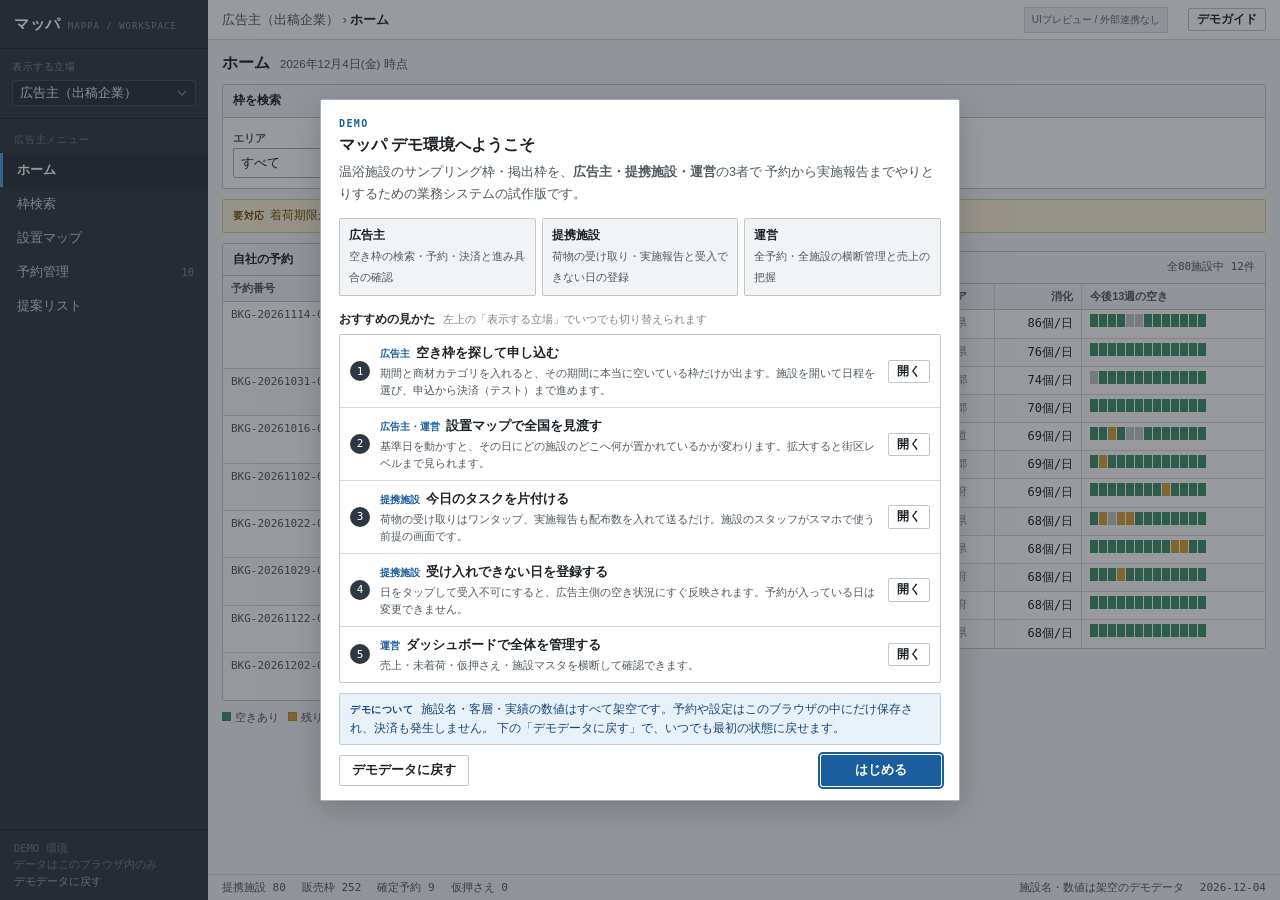
<file: index.html>
<!doctype html>
<html lang="ja">
<head>
<meta charset="utf-8">
<meta name="viewport" content="width=device-width, initial-scale=1, viewport-fit=cover">
<title>マッパ ｜ 温浴施設プロモーション枠 予約管理</title>
<meta name="description" content="温浴施設のサンプリング枠・掲出枠の空き状況の確認、予約、決済、施設側の受入枠管理までを一元化する社内向け業務システムです。">
<meta name="robots" content="noindex, nofollow">
<meta name="theme-color" content="#1A2227">
<link rel="icon" href="data:image/svg+xml,%3Csvg xmlns='http://www.w3.org/2000/svg' viewBox='0 0 32 32'%3E%3Crect width='32' height='32' rx='4' fill='%231A2227'/%3E%3Ctext x='16' y='22' font-size='15' font-family='monospace' font-weight='bold' text-anchor='middle' fill='%23FFFFFF'%3EM%3C/text%3E%3C/svg%3E">
<link rel="stylesheet" href="./assets/styles.css?v=22">
</head>
<body>
<div id="app">
  <div class="wrap">
    <div class="skel" style="height:20px;width:180px;margin-bottom:12px"></div>
    <div class="skel" style="height:220px"></div>
  </div>
</div>
<div id="toast" role="status" aria-live="polite"></div>
<noscript>
  <div class="wrap"><div class="panel"><div class="panel-bd">
    <h3>JavaScript を有効にしてください</h3>
    <p class="muted">このシステムは JavaScript で動作します。</p>
  </div></div></div>
</noscript>
<script type="module" src="./assets/app.js?v=22"></script>
</body>
</html>
</file>
<file: assets/styles.css>
/* マッパ — 業務システムUI
   左サイドメニュー + ツールバー + 罫線グリッド + ステータスバー。 */

:root {
  color-scheme: light;

  --bg: #F2F4F6;
  --surface: #FFFFFF;
  --head: #F1F3F5;
  --head-2: #E8EBEE;
  --zebra: #FAFBFC;

  --ink: #1B2126;
  --ink-2: #4E5860;
  --ink-3: #7C858D;

  --line: #D3D8DD;
  --line-2: #BFC6CC;
  --line-3: #A6AEB6;

  --blue: #1B5E9E;
  --blue-d: #164F86;
  --blue-l: #E8F0F8;
  --blue-row: #EAF2FA;

  --ok: #1C7C4A;   --ok-bg: #E6F3EB;
  --warn: #8A5A08; --warn-bg: #FBF1DC;
  --bad: #A33227;  --bad-bg: #FAE9E7;
  --info: #1B5E9E; --info-bg: #E8F0F8;

  --side: #2F3742;
  --side-2: #263039;
  --side-ink: #C9D1D9;

  --r: 2px;
  --mono: ui-monospace, SFMono-Regular, "SF Mono", Menlo, Consolas, monospace;
  --sans: -apple-system, BlinkMacSystemFont, "Hiragino Kaku Gothic ProN", "Yu Gothic Medium",
          "Noto Sans JP", "Segoe UI", Meiryo, sans-serif;

  --sidew: 208px;
  --topbar: 40px;
  --statusbar: 26px;
}

* { box-sizing: border-box; }
@media (prefers-reduced-motion: reduce) { * { animation: none !important; transition: none !important; } }

html, body { height: 100%; }
body {
  margin: 0; background: var(--bg); color: var(--ink);
  font-family: var(--sans); font-size: 13px; line-height: 1.6;
  -webkit-font-smoothing: antialiased;
}
h1, h2, h3, h4 { margin: 0; line-height: 1.4; font-weight: 600; }
h1 { font-size: 16px; } h2 { font-size: 14px; } h3 { font-size: 13px; } h4 { font-size: 12px; }
p { margin: 0 0 9px; }
a { color: var(--blue); text-decoration: none; }
a:hover { text-decoration: underline; }
:focus-visible { outline: 2px solid var(--blue); outline-offset: 1px; }
img { max-width: 100%; }
[hidden] { display: none !important; }
.num, .mono { font-family: var(--mono); font-variant-numeric: tabular-nums; }
.muted { color: var(--ink-2); }
.dim { color: var(--ink-3); }
.tiny { font-size: 11px; }
.center { text-align: center; } .right { text-align: right; } .nowrap { white-space: nowrap; }

/* ================= アプリシェル ================= */
#app { min-height: 100%; }
.app { display: grid; grid-template-columns: var(--sidew) minmax(0, 1fr); min-height: 100vh; }

.side {
  background: var(--side); color: var(--side-ink); display: flex; flex-direction: column;
  position: sticky; top: 0; height: 100vh; overflow-y: auto;
}
.side-brand {
  padding: 12px 14px; border-bottom: 1px solid #1D242B; display: flex;
  align-items: baseline; gap: 7px; color: #fff; font-size: 15px; font-weight: 700; letter-spacing: .04em;
}
.side-brand span { font-family: var(--mono); font-size: 9.5px; color: #7C8894; font-weight: 400; letter-spacing: .1em; }
.side-role { padding: 10px 12px 12px; border-bottom: 1px solid #1D242B; }
.side-role .lb { font-size: 10px; color: #7C8894; letter-spacing: .06em; display: block; margin-bottom: 5px; }
.side-role select {
  width: 100%; background: var(--side-2); color: #E6EAEE; border: 1px solid #414C58;
  border-radius: var(--r); padding: 5px 7px; font-family: inherit; font-size: 12.5px;
  appearance: none;
  background-image: url("data:image/svg+xml,%3Csvg xmlns='http://www.w3.org/2000/svg' width='10' height='6'%3E%3Cpath d='M1 1l4 4 4-4' stroke='%237C8894' stroke-width='1.4' fill='none'/%3E%3C/svg%3E");
  background-repeat: no-repeat; background-position: right 8px center;
}
.side-group {
  padding: 13px 14px 5px; font-size: 10px; color: #6F7A86; letter-spacing: .08em;
}
.side nav a {
  display: flex; align-items: center; gap: 8px; padding: 7px 14px; color: var(--side-ink);
  font-size: 12.5px; border-left: 3px solid transparent;
}
.side nav a:hover { background: var(--side-2); color: #fff; text-decoration: none; }
.side nav a.on { background: var(--side-2); color: #fff; border-left-color: #4E9BE0; font-weight: 700; }
.side nav a .cnt { margin-left: auto; font-family: var(--mono); font-size: 10.5px; color: #7C8894; }
.side-foot {
  margin-top: auto; padding: 10px 14px; border-top: 1px solid #1D242B;
  font-size: 10.5px; color: #6F7A86; font-family: var(--mono);
}
.side-foot a { color: #8FA6BC; }

.main { display: flex; flex-direction: column; min-width: 0; }
.topbar {
  height: var(--topbar); background: var(--surface); border-bottom: 1px solid var(--line);
  display: flex; align-items: center; gap: 10px; padding: 0 14px; position: sticky; top: 0; z-index: 40;
}
.topbar .crumbs { font-size: 12.5px; color: var(--ink-2); }
.topbar .crumbs b { color: var(--ink); font-weight: 600; }
.topbar .sp { flex: 1; }
.topbar .meta { font-family: var(--mono); font-size: 11px; color: var(--ink-3); }
.content { flex: 1; padding: 12px 14px 20px; min-width: 0; }
.statusbar {
  height: var(--statusbar); background: var(--head); border-top: 1px solid var(--line);
  display: flex; align-items: center; gap: 16px; padding: 0 14px;
  font-size: 11px; color: var(--ink-2); font-family: var(--mono);
  position: sticky; bottom: 0; z-index: 30;
}
.statusbar .sp { flex: 1; }

@media (max-width: 860px) {
  .app { grid-template-columns: 1fr; }
  .side { position: static; height: auto; }
  .side nav { display: flex; flex-wrap: wrap; }
  .side nav a { border-left: 0; border-bottom: 3px solid transparent; padding: 8px 12px; }
  .side nav a.on { border-left: 0; border-bottom-color: #4E9BE0; }
  .side-group { display: none; }
  .side-foot { display: none; }
}

/* ================= 見出し・ツールバー ================= */
.page-head { display: flex; align-items: baseline; gap: 10px; margin-bottom: 10px; flex-wrap: wrap; }
.page-head h1 { font-size: 16px; }
.page-head .sub { font-size: 11.5px; color: var(--ink-2); }
.crumb { font-size: 11.5px; color: var(--ink-3); margin-bottom: 7px; }
.wrap { max-width: 1500px; }
.wrap-narrow { max-width: 860px; }
.row { display: flex; gap: 8px; align-items: center; }
.row-wrap { flex-wrap: wrap; }
.spread { display: flex; justify-content: space-between; align-items: center; gap: 10px; }
.stack { display: grid; gap: 8px; }
.grid2 { display: grid; grid-template-columns: 1fr 1fr; gap: 8px; align-items: start; }
@media (max-width: 700px) { .grid2 { grid-template-columns: 1fr; } }

/* ================= パネル ================= */
.panel { background: var(--surface); border: 1px solid var(--line-2); border-radius: var(--r); }
.panel + .panel { margin-top: 8px; }
.panel-hd {
  display: flex; align-items: center; gap: 8px; padding: 6px 10px; min-height: 30px;
  background: var(--head); border-bottom: 1px solid var(--line-2);
  font-size: 12px; font-weight: 700; color: var(--ink);
}
.panel-hd .count { margin-left: auto; font-family: var(--mono); font-size: 11px; color: var(--ink-2); font-weight: 400; }
.panel-bd { padding: 10px; }
.panel-bd.flush { padding: 0; }
.card { background: var(--surface); border: 1px solid var(--line-2); border-radius: var(--r); padding: 10px; }
.toolbar {
  display: flex; align-items: flex-end; gap: 10px; flex-wrap: wrap;
  padding: 8px 10px; background: var(--head); border-bottom: 1px solid var(--line-2);
}
.toolbar .sp { flex: 1; }

/* ================= ボタン ================= */
.btn {
  display: inline-flex; align-items: center; justify-content: center; gap: 5px;
  padding: 5px 12px; border-radius: var(--r); border: 1px solid var(--blue);
  font-size: 12.5px; font-weight: 600; cursor: pointer; font-family: inherit;
  background: var(--blue); color: #fff; white-space: nowrap; line-height: 1.5; min-height: 26px;
}
.btn:hover { background: var(--blue-d); border-color: var(--blue-d); color: #fff; text-decoration: none; }
.btn:active { background: #123F6D; }
.btn[disabled] { background: #E4E7EA; border-color: var(--line-2); color: var(--ink-3); cursor: not-allowed; }
.btn-ghost { background: var(--surface); color: var(--ink); border-color: var(--line-2); }
.btn-ghost:hover { background: var(--head); color: var(--ink); border-color: var(--line-3); }
.btn-danger { background: var(--bad); border-color: var(--bad); }
.btn-danger:hover { background: #8A2A20; border-color: #8A2A20; }
.btn-sm { padding: 2px 8px; font-size: 11.5px; min-height: 22px; }
.btn-lg { padding: 8px 16px; font-size: 13px; width: 100%; }
.btngroup { display: inline-flex; }
.btngroup .btn { border-radius: 0; margin-left: -1px; }
.btngroup .btn:first-child { border-radius: var(--r) 0 0 var(--r); margin-left: 0; }
.btngroup .btn:last-child { border-radius: 0 var(--r) var(--r) 0; }

/* ================= タグ ================= */
.tag {
  display: inline-flex; align-items: center; gap: 3px; padding: 0 5px;
  border-radius: var(--r); font-size: 10.5px; font-weight: 700; line-height: 17px;
  background: #EDF0F2; color: var(--ink-2); border: 1px solid var(--line-2); white-space: nowrap;
}
.tag-accent { background: var(--blue-l); color: var(--blue); border-color: #B6CDE3; }
.tag-ok { background: var(--ok-bg); color: var(--ok); border-color: #ADD3BE; }
.tag-warn { background: var(--warn-bg); color: var(--warn); border-color: #DFC694; }
.tag-danger { background: var(--bad-bg); color: var(--bad); border-color: #E2B7B1; }
.tag-info { background: var(--info-bg); color: var(--info); border-color: #B6CDE3; }
.tag-plain { background: none; border-color: var(--line); color: var(--ink-3); font-weight: 400; }

/* ================= フォーム ================= */
label.f { display: block; font-size: 10.5px; font-weight: 700; color: var(--ink-2); margin-bottom: 2px; }
.inp, select.inp, textarea.inp {
  width: 100%; padding: 4px 7px; border-radius: var(--r);
  border: 1px solid var(--line-3); background: var(--surface); color: var(--ink);
  font-family: inherit; font-size: 12.5px; line-height: 1.6; min-height: 26px;
}
.inp:focus { outline: none; border-color: var(--blue); box-shadow: 0 0 0 2px var(--blue-l); }
input[type="date"].inp, input[type="number"].inp { font-family: var(--mono); }
select.inp { appearance: none; padding-right: 22px;
  background-image: url("data:image/svg+xml,%3Csvg xmlns='http://www.w3.org/2000/svg' width='10' height='6'%3E%3Cpath d='M1 1l4 4 4-4' stroke='%234E5860' stroke-width='1.4' fill='none'/%3E%3C/svg%3E");
  background-repeat: no-repeat; background-position: right 7px center; }
.chips { display: flex; flex-wrap: wrap; gap: 3px; }
.chip {
  padding: 2px 8px; border-radius: var(--r); border: 1px solid var(--line-2);
  background: var(--surface); font-size: 11.5px; cursor: pointer; font-family: inherit;
  color: var(--ink-2); line-height: 1.7;
}
.chip:hover { background: var(--head); border-color: var(--line-3); }
.chip.on { background: var(--blue); border-color: var(--blue); color: #fff; font-weight: 700; }
.stepper { display: inline-flex; border: 1px solid var(--line-3); border-radius: var(--r); overflow: hidden; background: var(--surface); }
.stepper button { width: 22px; border: 0; background: var(--head); cursor: pointer; font-size: 12px; color: var(--ink-2); font-family: inherit; }
.stepper button:hover:not([disabled]) { background: var(--head-2); }
.stepper button[disabled] { color: var(--line-2); cursor: not-allowed; }
.stepper span { min-width: 28px; text-align: center; font-family: var(--mono); font-weight: 700; padding: 2px 0; }
.check { display: inline-flex; align-items: center; gap: 5px; cursor: pointer; font-size: 12.5px; }

/* ================= 注意帯 ================= */
.note { padding: 6px 10px; border-radius: var(--r); font-size: 12px; line-height: 1.6; border: 1px solid; }
.note-info { background: var(--info-bg); border-color: #B6CDE3; color: #17497A; }
.note-warn { background: var(--warn-bg); border-color: #DFC694; color: #754C06; }
.note-danger { background: var(--bad-bg); border-color: #E2B7B1; color: #8A2A20; }
.note-ok { background: var(--ok-bg); border-color: #ADD3BE; color: #16653B; }
.note .lb { font-family: var(--mono); font-size: 10px; letter-spacing: .05em; margin-right: 5px; font-weight: 700; }

/* ================= 表（罫線グリッド） ================= */
.tablewrap { overflow-x: auto; }
table.t { width: 100%; border-collapse: collapse; font-size: 12px; }
table.t th, table.t td {
  padding: 4px 8px; text-align: left; vertical-align: top;
  border-right: 1px solid var(--line); border-bottom: 1px solid var(--line);
}
table.t th:last-child, table.t td:last-child { border-right: 0; }
table.t thead th {
  background: var(--head); font-size: 11px; color: var(--ink-2); font-weight: 700;
  white-space: nowrap; border-bottom: 1px solid var(--line-2); position: sticky; top: 0; z-index: 2;
}
table.t tbody tr:nth-child(even) { background: var(--zebra); }
table.t tbody tr:hover { background: var(--blue-row); }
table.t tbody tr:last-child td { border-bottom: 0; }
table.t td.n, table.t th.n { text-align: right; font-family: var(--mono); font-variant-numeric: tabular-nums; white-space: nowrap; }
table.t td.k { font-family: var(--mono); font-size: 11px; color: var(--ink-2); white-space: nowrap; }
table.t.rows tbody tr { cursor: pointer; }
table.t th.w-act, table.t td.w-act { width: 1%; white-space: nowrap; }
table.kv th { width: 128px; background: var(--head); font-weight: 600; font-size: 11.5px; color: var(--ink-2); }
.scrolly { max-height: 420px; overflow-y: auto; }

/* ================= ヒートマップ ================= */
.heat { display: inline-flex; gap: 1px; align-items: center; }
.heat i { width: 8px; height: 13px; display: block; flex: none; background: #DDE1E5; }
.heat i[data-s="open"] { background: #3E8E6A; }
.heat i[data-s="low"] { background: #D6A038; }
.heat i[data-s="full"] { background: #C0C6CC; }
.heat i[data-s="blocked"] { background: repeating-linear-gradient(45deg, #9AA2AA 0 2px, #C4CAD0 2px 4px); }
.legend { display: flex; gap: 9px; flex-wrap: wrap; font-size: 10.5px; color: var(--ink-2); align-items: center; }
.legend span { display: inline-flex; align-items: center; gap: 4px; }
.legend i { width: 9px; height: 9px; display: inline-block; border: 1px solid rgba(0,0,0,.1); }

.thumb {
  width: 26px; height: 26px; flex: none; border-radius: var(--r); border: 1px solid rgba(0,0,0,.15);
  display: grid; place-items: center; font-family: var(--mono); font-size: 9.5px; color: #fff; font-weight: 700;
}

/* ================= 検索・詳細 ================= */
.searchlayout { display: grid; grid-template-columns: 196px minmax(0,1fr); gap: 8px; align-items: start; }
@media (max-width: 900px) { .searchlayout { grid-template-columns: 1fr; } }
.filters { position: sticky; top: calc(var(--topbar) + 8px); }
@media (max-width: 900px) { .filters { position: static; } }
.fgroup { padding: 7px 10px; border-bottom: 1px solid var(--line); }
.fgroup:last-child { border-bottom: 0; }
.fgroup > h4 { font-size: 10.5px; color: var(--ink-2); margin-bottom: 4px; }

.dlayout { display: grid; grid-template-columns: minmax(0,1fr) 288px; gap: 8px; align-items: start; }
@media (max-width: 980px) { .dlayout { grid-template-columns: 1fr; } }
.widget { position: sticky; top: calc(var(--topbar) + 8px); }
.price-row { display: flex; justify-content: space-between; font-size: 12px; padding: 2px 0; gap: 8px; }
.price-row .num { font-family: var(--mono); }
.price-row.total { border-top: 1px solid var(--line-2); margin-top: 4px; padding-top: 6px; font-weight: 700; font-size: 13.5px; }
.bar { display: grid; grid-template-columns: 50px minmax(0,1fr) 38px; gap: 6px; align-items: center; margin-bottom: 2px; font-size: 11px; }
.bar .track { height: 11px; background: #E7EAED; border: 1px solid var(--line); }
.bar .fill { height: 100%; background: var(--blue); }
.bar .fill.alt { background: #7C93A8; }
.bar .v { text-align: right; font-family: var(--mono); color: var(--ink-2); }

/* ================= カレンダー ================= */
.cal-hd { display: flex; align-items: center; justify-content: space-between; margin-bottom: 5px; gap: 8px; }
.cal-hd b { font-family: var(--mono); font-size: 12.5px; }
.cal-nav { display: flex; }
.cal-nav button {
  width: 22px; height: 22px; border: 1px solid var(--line-2); background: var(--surface);
  cursor: pointer; color: var(--ink-2); font-size: 10px; font-family: inherit;
}
.cal-nav button:first-child { border-radius: var(--r) 0 0 var(--r); border-right: 0; }
.cal-nav button:last-child { border-radius: 0 var(--r) var(--r) 0; }
.cal-nav button:hover:not([disabled]) { background: var(--head); }
.cal-nav button[disabled] { color: var(--line-2); cursor: not-allowed; }
.cal-grid {
  display: grid; grid-template-columns: repeat(7, 1fr); grid-template-rows: 17px;
  grid-auto-rows: 40px; gap: 1px; background: var(--line-2); border: 1px solid var(--line-2);
}
.cal-wd { text-align: center; font-size: 10px; color: var(--ink-2); background: var(--head); font-weight: 700; line-height: 17px; }
.cal-wd.sat { color: #1B5E9E; } .cal-wd.sun { color: #A33227; }
.cell {
  border: 0; background: var(--surface); padding: 1px 2px; cursor: pointer; height: 100%;
  display: flex; flex-direction: column; align-items: center; justify-content: center;
  font-size: 10.5px; font-family: inherit; position: relative; overflow: hidden; color: var(--ink);
}
.cell .d { font-family: var(--mono); font-weight: 700; line-height: 1.2; font-size: 11px; }
.cell .s { font-size: 9.5px; line-height: 1.25; }
.cell.empty { background: var(--head); cursor: default; pointer-events: none; height: auto; }
.cell[data-s="open"] { background: #E9F3ED; color: #16653B; }
.cell[data-s="low"] { background: #FBF1DC; color: #754C06; }
.cell[data-s="full"] { background: #E7EAED; color: var(--ink-3); }
.cell[data-s="blocked"] { background: repeating-linear-gradient(45deg, #DCE0E4 0 3px, #EBEEF0 3px 6px); color: var(--ink-3); }
.cell[data-s="lead"], .cell[data-s="out"] { background: #F6F7F8; color: #B4BAC0; cursor: not-allowed; }
.cell:not([data-s="lead"]):not([data-s="out"]):hover { outline: 2px solid var(--blue); outline-offset: -2px; }
.cell.sel { background: var(--blue) !important; color: #fff !important; }
.cell.inrange { background: var(--blue-l) !important; color: var(--blue) !important; }
.cell.mine::after { content: ''; position: absolute; bottom: 2px; width: 11px; height: 2px; background: var(--warn); }

.tabs { display: flex; flex-wrap: wrap; border-bottom: 1px solid var(--line-2); margin-bottom: 8px; }
.tab {
  padding: 4px 11px; border: 1px solid transparent; border-bottom: 0; background: none;
  cursor: pointer; font-size: 11.5px; color: var(--ink-2); font-family: inherit; margin-bottom: -1px;
}
.tab:hover { background: var(--head); color: var(--ink); }
.tab.on { background: var(--surface); border-color: var(--line-2); border-bottom: 1px solid var(--surface); color: var(--blue); font-weight: 700; }

/* ================= 申込 ================= */
.steps { display: flex; align-items: center; gap: 5px; flex-wrap: wrap; font-size: 11.5px; }
.steps .st { display: flex; align-items: center; gap: 4px; color: var(--ink-3); }
.steps .st i {
  font-family: var(--mono); font-style: normal; font-size: 10px; width: 17px; height: 17px;
  display: grid; place-items: center; border: 1px solid var(--line-2); background: var(--surface);
}
.steps .st.on { color: var(--ink); font-weight: 700; }
.steps .st.on i { background: var(--blue); border-color: var(--blue); color: #fff; }
.steps .st.done i { background: var(--ok-bg); border-color: #ADD3BE; color: var(--ok); }
.steps .sep { width: 12px; height: 1px; background: var(--line-2); }

.countdown {
  display: inline-flex; align-items: center; gap: 5px; padding: 2px 8px; border-radius: var(--r);
  background: var(--info-bg); border: 1px solid #B6CDE3; color: #17497A;
  font-size: 11.5px; font-family: var(--mono); font-weight: 700;
}
.countdown.warn { background: var(--warn-bg); border-color: #DFC694; color: #754C06; }
.countdown.danger { background: var(--bad-bg); border-color: #E2B7B1; color: #8A2A20; }

/* ================= 施設側 ================= */
.fac-shell { max-width: 760px; }
.task {
  display: flex; align-items: center; gap: 9px; padding: 7px 10px; background: var(--surface);
  border: 1px solid var(--line-2); border-left: 3px solid var(--warn); border-radius: var(--r);
  cursor: pointer; text-align: left; width: 100%; font-family: inherit; font-size: 12px; color: var(--ink);
}
.task:hover { background: var(--blue-row); }
.task .lb { font-family: var(--mono); font-size: 9.5px; letter-spacing: .05em; color: var(--warn); flex: none; font-weight: 700; }
.task .tx { min-width: 0; flex: 1; }
.task .tx b { display: block; font-size: 12.5px; }
.task .tx span { font-size: 11px; color: var(--ink-2); }
.task .ar { color: var(--ink-3); flex: none; font-family: var(--mono); }

.sheet-bg { position: fixed; inset: 0; background: rgba(27,33,38,.45); z-index: 100; display: flex; align-items: center; justify-content: center; padding: 16px; }
.sheet { background: var(--surface); width: 100%; max-width: 440px; border: 1px solid var(--line-3); border-radius: var(--r); padding: 12px; max-height: 88vh; overflow-y: auto; box-shadow: 0 8px 28px rgba(27,33,38,.22); }
.sheet .handle { display: none; }
@media (max-width: 600px) {
  .sheet-bg { align-items: flex-end; padding: 0; }
  .sheet { max-width: none; border-radius: 0; border-bottom: 0; padding: 12px 12px 20px; }
}
.bigbtn {
  width: 100%; padding: 9px 11px; border: 1px solid var(--line-2); border-radius: var(--r);
  background: var(--surface); font-family: inherit; font-size: 12.5px; font-weight: 600;
  cursor: pointer; color: var(--ink); text-align: left; margin-bottom: 5px;
}
.bigbtn:hover { background: var(--head); border-color: var(--line-3); }
.bigbtn.danger { color: var(--bad); }
.bigbtn.danger:hover { background: var(--bad-bg); border-color: #E2B7B1; }

/* ================= KPI ================= */
.kpis { display: grid; grid-template-columns: repeat(5, 1fr); gap: 8px; margin-bottom: 8px; }
@media (max-width: 1080px) { .kpis { grid-template-columns: repeat(3, 1fr); } }
@media (max-width: 620px) { .kpis { grid-template-columns: repeat(2, 1fr); } }
.kpi { background: var(--surface); border: 1px solid var(--line-2); border-radius: var(--r); padding: 7px 10px; }
.kpi .lbl { font-size: 10.5px; color: var(--ink-2); }
.kpi .val { font-family: var(--mono); font-size: 19px; font-weight: 700; line-height: 1.25; }
.kpi .sub { font-size: 10px; color: var(--ink-3); font-family: var(--mono); }

/* ================= マップ ================= */
.maplayout { display: grid; grid-template-columns: minmax(0,1fr) 316px; gap: 8px; align-items: start; }
@media (max-width: 980px) { .maplayout { grid-template-columns: 1fr; } }
.lmap-slot { width: 100%; }
.lmap { width: 100%; height: 560px; background: #E8ECEF; isolation: isolate; }
@media (max-width: 980px) { .lmap { height: 380px; } }
.lmap .empty { padding: 60px 20px; }
.lmap .leaflet-container { font-family: var(--sans); }
.mkbox {
  width: 22px; height: 22px; display: grid; place-items: center; border-radius: var(--r);
  border: 1.5px solid #1B2126; font-family: var(--mono); font-size: 11px; font-weight: 700;
  box-shadow: 0 1px 2px rgba(0,0,0,.25); cursor: pointer;
}
.mkbox.off { opacity: .35; }
.mkbox.sel { outline: 2px solid var(--blue); outline-offset: 2px; }
.leaflet-tooltip.mklabel {
  background: rgba(255,255,255,.92); border: 1px solid var(--line-2); color: var(--ink);
  font-size: 11px; padding: 0 4px; border-radius: var(--r); box-shadow: none;
}
.leaflet-tooltip.mklabel::before { display: none; }
.leaflet-control-attribution { font-size: 10px; }
.maplegend {
  padding: 5px 10px; border-top: 1px solid var(--line); background: var(--head);
  display: flex; justify-content: space-between; align-items: center; gap: 10px; flex-wrap: wrap;
}
.maphint { font-size: 10px; color: var(--ink-3); white-space: nowrap; }

.zone { border-bottom: 1px solid var(--line); }
.zone:last-child { border-bottom: 0; }
.zone-hd {
  display: flex; justify-content: space-between; align-items: baseline; gap: 8px;
  padding: 4px 10px; background: var(--head); font-size: 11px; font-weight: 700; color: var(--ink-2);
}
.zone-slot { padding: 6px 10px; border-top: 1px dashed var(--line); }
.zone-slot:first-of-type { border-top: 0; }
.placed {
  display: flex; align-items: center; gap: 5px; margin-top: 3px;
  padding: 2px 6px; background: var(--zebra); border-left: 2px solid var(--line-3); border-radius: var(--r);
}
.placed.own { background: var(--blue-l); border-left-color: var(--blue); }
.mx {
  display: inline-grid; place-items: center; width: 17px; height: 17px; border-radius: var(--r);
  background: #C9D0D6; color: var(--ink); font-family: var(--mono); font-size: 10.5px; font-weight: 700;
}
.mx.own { background: var(--blue); color: #fff; }

/* ================= その他 ================= */
.empty { text-align: center; padding: 26px 14px; color: var(--ink-2); }
.empty h3 { font-size: 12.5px; margin-bottom: 4px; color: var(--ink); }
.empty p { font-size: 11.5px; }

#toast {
  position: fixed; left: 50%; bottom: 36px; transform: translateX(-50%);
  background: #1B2126; color: #fff; padding: 6px 13px; border-radius: var(--r);
  font-size: 12px; z-index: 200; opacity: 0; pointer-events: none; transition: opacity .12s;
  max-width: 90vw; border: 1px solid #000;
}
#toast.on { opacity: 1; }
.skel { background: #E4E7EA; }

/* ---- 入力エラー ---- */
.ferr { display: block; font-size: 11px; color: var(--bad); margin-top: 2px; }
.inp[aria-invalid="true"] { border-color: var(--bad); box-shadow: 0 0 0 2px var(--bad-bg); }

/* ---- キーボード操作できる表の行 ---- */
table.t tbody tr[role="button"]:focus-visible {
  outline: 2px solid var(--blue); outline-offset: -2px; background: var(--blue-row);
}

/* ---- モバイル: サイドバーが縦に伸びて空白になるのを防ぐ ---- */
@media (max-width: 860px) {
  .app { display: block; min-height: 0; }
  .side { position: static; height: auto; }
  .cal-grid { grid-auto-rows: 46px; }
  .content { padding: 10px 10px 16px; }
}

/* ---- 表の並び替え ---- */
th.sortable { cursor: pointer; user-select: none; white-space: nowrap; }
th.sortable:hover { background: var(--head-2); }
th.sortable:focus-visible { outline: 2px solid var(--blue); outline-offset: -2px; }
th.sortable.on { color: var(--blue); }
.sarrow { margin-left: 3px; font-size: 9px; opacity: .45; }
th.sortable.on .sarrow { opacity: 1; }

/* ---- 地図のクラスタ ---- */
.mkcluster {
  width: 34px; height: 34px; border-radius: 50%; display: grid; place-items: center;
  background: rgba(27,94,158,.92); border: 2px solid #fff; color: #fff;
  font-family: var(--mono); line-height: 1; cursor: pointer;
  box-shadow: 0 1px 4px rgba(0,0,0,.35);
}
.mkcluster.hit { background: rgba(163,50,39,.92); }
.mkcluster b { font-size: 12px; font-weight: 700; }
.mkcluster i { font-size: 9px; font-style: normal; opacity: .85; }

/* ---------- デモガイド ---------- */
.sheet.sheet-wide { max-width: 640px; padding: 16px 18px 14px; }
.guide h2 { font-size: 16px; margin: 2px 0 6px; }
.guide p { font-size: 12.5px; line-height: 1.75; color: var(--ink-2); margin: 0; }
.guide-kicker { font-family: var(--mono); font-size: 10px; letter-spacing: .14em; color: var(--blue); font-weight: 700; }
.guide-roles { display: grid; grid-template-columns: repeat(3, minmax(0, 1fr)); gap: 6px; margin-top: 12px; }
.guide-roles div { border: 1px solid var(--line-2); background: var(--head); padding: 7px 9px; border-radius: var(--r); }
.guide-roles b { display: block; font-size: 12px; margin-bottom: 1px; }
.guide-roles span { font-size: 11px; color: var(--ink-2); line-height: 1.5; }
.guide-steps-hd { margin-top: 14px; font-size: 11.5px; font-weight: 700; display: flex; align-items: baseline; gap: 8px; flex-wrap: wrap; }
.guide-steps-hd span { font-weight: 400; font-size: 10.5px; color: var(--ink-3); }
.guide-steps { list-style: none; margin: 6px 0 0; padding: 0; border: 1px solid var(--line-2); border-radius: var(--r); }
.guide-steps li { display: flex; align-items: center; gap: 10px; padding: 8px 10px; border-top: 1px solid var(--line); }
.guide-steps li:first-child { border-top: 0; }
.guide-steps .n { flex: none; width: 20px; height: 20px; border-radius: 50%; background: var(--side); color: #fff;
  font-family: var(--mono); font-size: 11px; display: grid; place-items: center; }
.guide-steps .tx { flex: 1; min-width: 0; }
.guide-steps .who { font-size: 10px; color: var(--blue); font-weight: 700; margin-right: 6px; }
.guide-steps .tx b { font-size: 12.5px; }
.guide-steps .d { display: block; font-size: 11px; color: var(--ink-2); line-height: 1.55; margin-top: 1px; }
.guide-note { margin-top: 10px; }
.guide-ft { display: flex; justify-content: space-between; gap: 8px; margin-top: 10px; }
.guide-ft .btn { min-width: 120px; }
@media (max-width: 620px) {
  .guide-roles { grid-template-columns: 1fr; }
  .guide-steps li { align-items: flex-start; }
}

/* ステータスバーは1行に保つ（狭い画面で折り返して高さを超えないように） */
.statusbar { white-space: nowrap; overflow-x: auto; scrollbar-width: none; }
.statusbar::-webkit-scrollbar { display: none; }
.statusbar > span { flex: none; }
@media (max-width: 620px) { .statusbar .sb-note { display: none; } }

/* v2 workspace: operational screens and consumer preview */
.v2-demo{font-size:10px;color:#596875;background:#edf1f4;border:1px solid #d4dde2;padding:4px 7px;white-space:nowrap}.workspace-head{display:flex;justify-content:space-between;align-items:flex-start;gap:20px;margin:4px 0 22px}.workspace-kicker{font-size:10px;font-weight:700;letter-spacing:1.4px;color:#687985;margin-bottom:10px}.workspace-head h1{font-size:25px;letter-spacing:-.5px;margin:0 0 10px}.workspace-head p{color:#61717c;margin:0;line-height:1.8}.workspace-notice{background:#f1f5f7;border:1px solid #d5dfe5;border-left:3px solid #496777;padding:12px 16px;margin-bottom:20px;line-height:1.8;font-size:12px}.workspace-columns{display:grid;grid-template-columns:minmax(280px,.85fr) minmax(320px,1.3fr);gap:20px;align-items:start}.workspace-form{padding:20px;display:grid;gap:18px}.workspace-form label{display:grid;gap:7px;font-size:12px;font-weight:600}.workspace-form input,.workspace-form select{width:100%;min-height:39px;border:1px solid #bac6cd;background:#fff;padding:8px;font:inherit;color:#273740;border-radius:2px;box-sizing:border-box}.workspace-pair{display:grid;grid-template-columns:1fr 1fr;gap:12px}.workspace-privacy{background:#f3f6f4;border:1px solid #dae3dd;padding:13px;font-size:12px;line-height:1.8;color:#455c50}.workspace-privacy p{margin:5px 0 0}.workspace-error{color:#a22c25;margin:0}.workspace-error:empty{display:none}.workspace-empty{padding:42px 18px;text-align:center;color:#687985;line-height:1.9}.workspace-record{border-bottom:1px solid #dce3e7;padding:15px 2px}.workspace-record h3{font-size:15px;margin:10px 0}.workspace-record p{color:#61717c;font-size:12px}.workspace-record button{margin-left:10px}.workspace-watermark{border-top:1px solid #dce3e7;margin-top:22px;padding:17px 0;color:#536571;font-size:12px}.workspace-watermark span{float:right;font-size:10px}.workspace-toolbar{display:flex;gap:24px;align-items:center;padding-bottom:16px;font-size:12px}.workspace-toolbar span{margin-right:auto}.event-grid{display:grid;grid-template-columns:repeat(3,minmax(0,1fr));gap:20px}.event-card{background:white;border:1px solid #d0dadf}.event-art{height:180px;background:#e4eae5;display:flex;flex-direction:column;justify-content:space-between;padding:22px;color:#345547;border-bottom:1px solid #cbd7ce}.event-art strong{font-family:serif;font-size:26px;line-height:1.5}.event-art span{font-size:9px;letter-spacing:1px}.art-1{background:#e2e9ec;color:#3d5564}.art-2{background:#ede7da;color:#685b3b}.event-body{padding:20px}.event-body h2{font-size:17px;line-height:1.6;margin:12px 0 7px}.event-body p{font-size:12px;color:#64747d}.event-perk{border-top:1px solid #dce3e7;border-bottom:1px solid #dce3e7;padding:14px 0;margin:18px 0;display:grid;gap:7px}.event-perk span{font-size:10px;color:#6b7c85}.event-perk b{font-size:15px}.event-body button{width:100%}.preference-panel{max-width:620px}.side-brand span{font-size:9px;letter-spacing:1px}@media(max-width:1000px){.event-grid{grid-template-columns:repeat(2,minmax(0,1fr))}.workspace-columns{grid-template-columns:1fr}}@media(max-width:600px){.workspace-head h1{font-size:21px}.workspace-head>.tag,.v2-demo{display:none}.event-grid{grid-template-columns:1fr}.workspace-head{margin-top:12px}.workspace-pair{grid-template-columns:1fr}.workspace-toolbar{flex-wrap:wrap;gap:12px}.workspace-form{padding:15px}}
</file>
